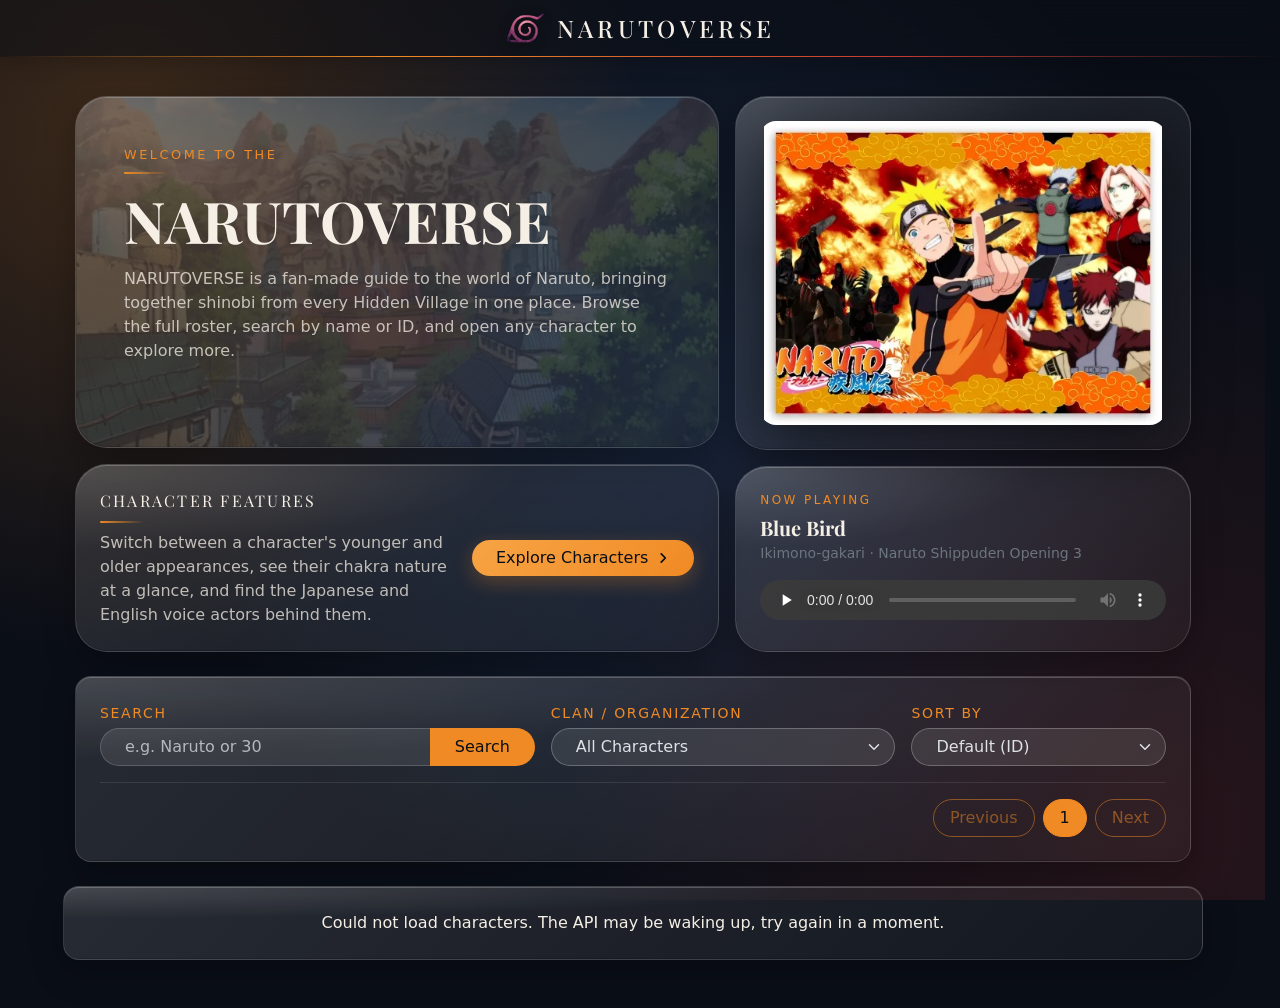
<file: midterm_project/index.html>
<!doctype html>
<html lang="en" data-bs-theme="dark">

<head>
    <meta charset="utf-8">
    <meta name="viewport" content="width=device-width, initial-scale=1">
    <link rel="icon" type="image/svg+xml" href="assets/img/Group13.svg">
    <title>NARUTOVERSE</title>
    <link href="https://fonts.googleapis.com/css2?family=Playfair+Display:wght@700&display=swap" rel="stylesheet">
    <link href="https://cdn.jsdelivr.net/npm/bootstrap@5.3.8/dist/css/bootstrap.min.css" rel="stylesheet"
        integrity="sha384-sRIl4kxILFvY47J16cr9ZwB07vP4J8+LH7qKQnuqkuIAvNWLzeN8tE5YBujZqJLB" crossorigin="anonymous">
    <link href="assets/css/style.css" rel="stylesheet">
</head>

<body class="min-vh-100 text-white overflow-hidden">
    <div id="loadingScreen"
        class="fade show position-fixed top-0 bottom-0 start-0 end-0 z-3 d-flex align-items-center justify-content-center"
        style="background:inherit;transition:opacity .9s ease, visibility .9s ease" role="status"
        aria-label="Loading NARUTOVERSE">
        <img src="assets/img/narutologo.jpeg" class="img-fluid" width="600" height="351" alt="Naruto"
            onerror="this.hidden=true;this.nextElementSibling.hidden=false">
        <h2 class="display-1 text-warning text-center" style="font-family:'Playfair Display',serif" hidden>NARUTOVERSE
        </h2>
    </div>

    <header id="siteHeader"
        class="invisible position-fixed top-0 start-0 w-100 bg-dark bg-opacity-50 border-bottom shadow"
        style="z-index:1030;border-image:linear-gradient(90deg, transparent, var(--color-orange) 30%, var(--color-red) 70%, transparent) 1;-webkit-backdrop-filter:blur(16px);backdrop-filter:blur(16px)">
        <h1 class="d-flex align-items-center justify-content-center text-center fs-4 m-0 py-2"
            style="letter-spacing:.18em;gap:.75rem;font-family:'Playfair Display',serif"><img src="assets/img/logo.png"
                class="position-relative z-1 object-fit-contain"
                style="filter:drop-shadow(0 2px 6px rgba(0, 0, 0, .45))" width="40" height="40" alt="">NARUTOVERSE</h1>
    </header>

    <main id="siteMain" class="invisible container mt-5 py-5">
        <section class="row g-3 mb-4" aria-label="Featured">
            <div class="col-12 col-lg-7 d-flex flex-column gap-3">
                <div class="glass hero-welcome overflow-hidden rounded-5 p-4 p-md-5 flex-grow-1 text-center text-md-start"
                    style="isolation:isolate">
                    <div class="text-warning text-uppercase mb-3" style="letter-spacing:.2em;font-size:.8rem">Welcome to
                        the<span class="d-block mt-2 rounded-pill"
                            style="width:2.75rem;height:2px;background:linear-gradient(90deg, var(--color-orange), transparent)"></span>
                    </div>
                    <div class="fw-bold mb-3"
                        style="font-family:'Playfair Display',serif;font-size:clamp(2rem,6vw,3.6rem);line-height:1.05">
                        NARUTOVERSE</div>
                    <p class="m-0 text-white text-opacity-75">NARUTOVERSE is a fan-made guide to the world of Naruto,
                        bringing together shinobi from every Hidden Village in one place. Browse the full roster,
                        search by name or ID, and open any character to explore more.</p>
                </div>
                <div
                    class="glass rounded-5 p-4 d-flex flex-column flex-md-row align-items-center gap-3 text-center text-md-start">
                    <div>
                        <div class="text-uppercase fs-6 mb-1"
                            style="font-family:'Playfair Display',serif;letter-spacing:.14em">Character Features
                        </div>
                        <span class="d-block my-2 rounded-pill"
                            style="width:2.75rem;height:2px;background:linear-gradient(90deg, var(--color-orange), transparent)"></span>
                        <p class="m-0 text-white text-opacity-75">Switch between a character's younger and older
                            appearances, see their chakra nature at a glance, and find the Japanese and English voice
                            actors behind them.</p>
                    </div>
                    <a href="#characters"
                        class="btn explore-btn fw-medium border-0 text-dark rounded-pill px-4 flex-shrink-0 d-inline-flex align-items-center gap-2"
                        style="background:linear-gradient(135deg, var(--color-orange-light), var(--color-orange));box-shadow:0 .4rem 1.2rem rgba(var(--bs-warning-rgb), .28);transition:transform .2s ease, box-shadow .2s ease, filter .2s ease">Explore
                        Characters<svg style="transition:transform .2s ease" width="14" height="14" viewBox="0 0 24 24"
                            fill="none" stroke="currentColor" stroke-width="3" stroke-linecap="round"
                            stroke-linejoin="round" aria-hidden="true">
                            <path d="M9 5l7 7-7 7" />
                        </svg></a>
                </div>
            </div>
            <div class="col-12 col-lg-5 d-flex flex-column gap-3">
                <div class="glass rounded-5 p-3 p-md-4 flex-grow-1 d-flex align-items-center justify-content-center">
                    <div id="heroSlideshow" class="d-grid w-100"
                        style="max-width:420px;aspect-ratio:4 / 3;grid-template:minmax(0, 1fr) / minmax(0, 1fr)"
                        aria-label="Featured pictures">
                        <img id="slide1" class="w-100 h-100 object-fit-contain rounded-4" style="grid-area:1 / 1"
                            src="assets/img/narutoo.webp" width="510" height="390" alt="Naruto Shippuden wallpaper">
                        <img id="slide2" class="w-100 h-100 object-fit-contain rounded-4" style="grid-area:1 / 1"
                            src="assets/img/na.jpg" width="510" height="390" alt="Naruto artwork 1">
                        <img id="slide3" class="w-100 h-100 object-fit-contain rounded-4" style="grid-area:1 / 1"
                            src="assets/img/nar.jpg" width="510" height="390" alt="Naruto artwork 2">
                        <img id="slide4" class="w-100 h-100 object-fit-contain rounded-4" style="grid-area:1 / 1"
                            src="assets/img/naru.jpg" width="510" height="390" alt="Naruto artwork 3">
                        <img id="slide5" class="w-100 h-100 object-fit-contain rounded-4" style="grid-area:1 / 1"
                            src="assets/img/narut.jpg" width="510" height="390" alt="Naruto artwork 4">
                        <img id="slide6" class="w-100 h-100 object-fit-contain rounded-4" style="grid-area:1 / 1"
                            src="assets/img/naruto.jpg" width="510" height="390" alt="Naruto artwork 5">
                        <img id="slide7" class="w-100 h-100 object-fit-contain rounded-4" style="grid-area:1 / 1"
                            src="assets/img/sasuke,naruto.jpg" width="510" height="390" alt="Naruto artwork 6">
                    </div>
                </div>
                <div class="glass rounded-5 p-3 p-md-4">
                    <div class="text-warning text-uppercase mb-1" style="letter-spacing:.2em;font-size:.75rem">Now
                        Playing</div>
                    <div class="fw-bold fs-5" style="font-family:'Playfair Display',serif">Blue Bird</div>
                    <div class="small text-secondary mb-3">Ikimono-gakari &middot; Naruto Shippuden Opening 3</div>
                    <audio id="bluebirdAudio" class="w-100"
                        style="color-scheme:dark;height:40px;accent-color:var(--color-orange)" controls preload="none"
                        aria-label="Blue Bird, Naruto Shippuden opening">
                        <source src="assets/audio/blue-bird.mp3" type="audio/mpeg"
                            onerror="document.getElementById('audioMissing').hidden=false">
                        Your browser does not support the audio element.
                    </audio>
                    <p id="audioMissing" class="small text-danger mt-2 mb-0" hidden>Audio file not found. Add it as
                        assets/audio/blue-bird.mp3</p>
                </div>
            </div>
        </section>

        <div id="characters" class="glass rounded-4 p-3 p-md-4 mb-4 d-grid gap-3" style="scroll-margin-top:5.5rem">
            <div class="row g-3 align-items-end">
                <div class="col-12 col-lg-5">
                    <label for="searchInput" class="form-label small text-warning text-uppercase mb-1"
                        style="letter-spacing:.12em">Search</label>
                    <form class="input-group" role="search" onsubmit="event.preventDefault(); searchCharacters()">
                        <input type="search" id="searchInput" class="form-control rounded-start-pill ps-4"
                            style="--bs-body-bg:rgba(var(--bs-white-rgb), .1);--bs-border-color:rgba(255, 255, 255, .25)"
                            placeholder="e.g. Naruto or 30" autocomplete="off" oninput="onSearchInput()">
                        <button type="submit" class="btn bg-warning text-dark rounded-end-pill px-4">Search</button>
                    </form>
                </div>
                <div class="col-12 col-sm-6 col-lg-4">
                    <label for="groupFilter" class="form-label small text-warning text-uppercase mb-1"
                        style="letter-spacing:.12em">Clan /
                        Organization</label>
                    <select id="groupFilter" class="form-select rounded-pill ps-4"
                        style="--bs-body-bg:rgba(var(--bs-white-rgb), .1);--bs-border-color:rgba(255, 255, 255, .25)"
                        onchange="changeFilter()">
                        <option value="">All Characters</option>
                    </select>
                </div>
                <div class="col-12 col-sm-6 col-lg-3">
                    <label for="sortOrder" class="form-label small text-warning text-uppercase mb-1"
                        style="letter-spacing:.12em">Sort by</label>
                    <select id="sortOrder" class="form-select rounded-pill ps-4"
                        style="--bs-body-bg:rgba(var(--bs-white-rgb), .1);--bs-border-color:rgba(255, 255, 255, .25)"
                        onchange="changeFilter()">
                        <option value="id">Default (ID)</option>
                        <option value="asc">Name: A–Z</option>
                        <option value="desc">Name: Z–A</option>
                    </select>
                </div>
            </div>

            <div
                class="d-flex flex-column flex-sm-row justify-content-between align-items-center gap-3 pt-3 border-top border-white border-opacity-10">
                <span id="resultCount" class="small text-white text-opacity-75" aria-live="polite"></span>
                <nav aria-label="Page navigation">
                    <ul class="pagination gap-2 m-0">
                        <li class="page-item">
                            <button type="button" id="previousButton"
                                class="page-link link-warning bg-transparent border-warning ms-0 px-3 rounded-pill"
                                onclick="prev()" disabled>Previous</button>
                        </li>
                        <li class="page-item" aria-current="page">
                            <span id="pageNumber"
                                class="page-link bg-warning border-warning text-dark ms-0 px-3 rounded-pill">1</span>
                        </li>
                        <li class="page-item">
                            <button type="button" id="nextButton"
                                class="page-link link-warning bg-transparent border-warning ms-0 px-3 rounded-pill"
                                onclick="next()" disabled>Next</button>
                        </li>
                    </ul>
                </nav>
            </div>
        </div>

        <section id="characterGrid" class="row row-cols-2 row-cols-md-3 row-cols-xl-4 g-3 g-md-4" aria-live="polite">
        </section>
    </main>

    <script src="https://cdn.jsdelivr.net/npm/bootstrap@5.3.8/dist/js/bootstrap.bundle.min.js"
        integrity="sha384-FKyoEForCGlyvwx9Hj09JcYn3nv7wiPVlz7YYwJrWVcXK/BmnVDxM+D2scQbITxI"
        crossorigin="anonymous"></script>
    <script src="assets/js/common.js"></script>
    <script>
        const API_URL = 'https://dattebayo-api.onrender.com/characters';
        const ALL_KEY = 'nv_all_v2';
        const LIST_KEY = 'nv_list';

        var apiPageSize = 100;
        var perPage = 12;
        var hasNextPage = false;
        var pinnedGroups = ['clan|uchiha', 'org|akatsuki'];

        var allCharacters = null;
        var groupFilterReady = false;
        var latestRequest = 0;
        var liveMode = false;
        var scrollReady = false;
        var scrollTimer = null;

        var elPageNumber = document.getElementById("pageNumber");
        var elParent = document.getElementById("characterGrid");
        var elPrevious = document.getElementById("previousButton");
        var elNext = document.getElementById("nextButton");
        var inSearchInput = document.getElementById("searchInput");
        var elGroupFilter = document.getElementById("groupFilter");
        var elSortOrder = document.getElementById("sortOrder");
        var elResultCount = document.getElementById("resultCount");

        var totalSlides = 7;
        var elSlides = [];
        var slideUrls = [];
        for (var s = 1; s <= totalSlides; s++) {
            elSlides.push(document.getElementById("slide" + s));
            slideUrls.push(elSlides[s - 1].src);
        }
        const heroImagesReady = preloadImages(slideUrls);

        var list = load(sessionStorage, LIST_KEY) || {};
        var returningFromView = list.fromView == true;
        list.fromView = false;
        save(sessionStorage, LIST_KEY, list);

        var urlParams = new URLSearchParams(window.location.search);
        if (window.location.search == '' && returningFromView && list.query) {
            urlParams = new URLSearchParams(list.query);
        }

        var page = parseInt(urlParams.get('page'));
        if (isNaN(page) || page < 1) {
            page = 1;
        }
        var searchQuery = urlParams.get('name') || '';
        var selectedGroup = urlParams.get('group') || '';
        var sortOrder = urlParams.get('sort');
        if (sortOrder != 'asc' && sortOrder != 'desc') {
            sortOrder = 'id';
        }

        inSearchInput.value = searchQuery;
        elSortOrder.value = sortOrder;

        function sortById(characterA, characterB) {
            return Number(characterA.id) - Number(characterB.id);
        }

        function compareNames(characterA, characterB) {
            var result = String(characterA.name).localeCompare(String(characterB.name), undefined, { sensitivity: 'base' });
            return result || sortById(characterA, characterB);
        }

        function splitValues(value) {
            var items = toList(value);
            var names = [];
            for (var i = 0; i < items.length; i++) {
                var parts = String(items[i]).replace(/\(.*?\)/g, '').split(/[,;]/);
                for (var j = 0; j < parts.length; j++) {
                    var name = parts[j].replace(/\s+/g, ' ').trim();
                    if (name != '' && !/^(unknown|none|n\/a|-)$/i.test(name)) {
                        names.push(name);
                    }
                }
            }
            return names;
        }

        function getGroups(character) {
            var personal = character.personal || {};
            var groups = [];
            var seen = {};

            function addGroup(type, label) {
                var key = type + '|' + label.toLowerCase();
                if (label != '' && !seen[key]) {
                    seen[key] = true;
                    groups.push([key, label]);
                }
            }

            var clans = splitValues(personal.clan);
            for (var i = 0; i < clans.length; i++) {
                addGroup('clan', clans[i].replace(/\s+clan$/i, ''));
            }
            var organizations = splitValues(personal.affiliation);
            for (var j = 0; j < organizations.length; j++) {
                addGroup('org', organizations[j]);
            }
            return groups;
        }

        function toCharacterSummary(character) {
            return {
                id: character.id,
                name: character.name,
                images: toList(character.images).slice(0, 1),
                natureType: toList(character.natureType).slice(0, 1),
                groups: getGroups(character)
            };
        }

        function pinRank(key) {
            var rank = pinnedGroups.indexOf(key);
            if (rank == -1) return pinnedGroups.length;
            return rank;
        }

        function populateGroupFilter() {
            groupFilterReady = true;

            var labels = {};
            var counts = {};
            for (var i = 0; i < allCharacters.length; i++) {
                for (var j = 0; j < allCharacters[i].groups.length; j++) {
                    var key = allCharacters[i].groups[j][0];
                    labels[key] = allCharacters[i].groups[j][1];
                    counts[key] = (counts[key] || 0) + 1;
                }
            }

            function buildOptions(prefix) {
                var shown = [];
                for (var key in counts) {
                    if (key.indexOf(prefix) == 0 && (counts[key] > 1 || key == selectedGroup)) {
                        shown.push(key);
                    }
                }
                shown.sort((keyA, keyB) => pinRank(keyA) - pinRank(keyB) || labels[keyA].localeCompare(labels[keyB]));

                var options = '';
                for (var k = 0; k < shown.length; k++) {
                    var label = labels[shown[k]];
                    if (shown[k] == 'org|akatsuki') {
                        label = 'Akatsuki Members';
                    } else if (prefix == 'clan|') {
                        label += ' Clan';
                    }
                    options += '<option value="' + escapeHtml(shown[k]) + '">' + escapeHtml(label) + ' (' + counts[shown[k]] + ')</option>';
                }
                return options;
            }

            var clanOptions = buildOptions('clan|');
            var organizationOptions = buildOptions('org|');

            elGroupFilter.innerHTML = '<option value="">All Characters</option>';
            if (clanOptions != '') {
                elGroupFilter.innerHTML += '<optgroup label="Clans">' + clanOptions + '</optgroup>';
            }
            if (organizationOptions != '') {
                elGroupFilter.innerHTML += '<optgroup label="Organizations &amp; Villages">' + organizationOptions + '</optgroup>';
            }
            elGroupFilter.value = selectedGroup;
            selectedGroup = elGroupFilter.value;
        }

        const fetchApiPage = async (apiPage) => {
            const response = await fetch(API_URL + '?page=' + apiPage + '&limit=' + apiPageSize);
            const data = await response.json();
            if (!data.characters) throw new Error('Could not load characters');
            return data;
        };

        const loadAllCharacters = async () => {
            if (allCharacters != null) return;

            var saved = load(sessionStorage, ALL_KEY);
            if (saved && saved.length > 0) {
                allCharacters = saved;
                return;
            }

            var firstPage = await fetchApiPage(1);
            var requests = [];
            for (var p = 2; p <= Math.ceil(firstPage.total / apiPageSize); p++) {
                requests.push(fetchApiPage(p));
            }
            var apiCharacters = firstPage.characters;
            for (var r = 0; r < requests.length; r++) {
                var data = await requests[r];
                apiCharacters = apiCharacters.concat(data.characters);
            }

            var seen = {};
            var summaries = [];
            for (var i = 0; i < apiCharacters.length; i++) {
                if (!seen[apiCharacters[i].id]) {
                    seen[apiCharacters[i].id] = true;
                    summaries.push(toCharacterSummary(apiCharacters[i]));
                }
            }
            summaries.sort(sortById);
            save(sessionStorage, ALL_KEY, summaries);
            allCharacters = summaries;
        };

        // ---- Search helpers ----
        // Lowercase, strip accents, collapse whitespace
        function normalizeText(value) {
            return String(value == null ? '' : value)
                .normalize('NFD').replace(/[\u0300-\u036f]/g, '')
                .toLowerCase().replace(/\s+/g, ' ').trim();
        }

        // Same as above, and ignores a leading "#" so "#30" works like "30"
        function normalizeQuery(value) {
            return normalizeText(value).replace(/^#\s*/, '');
        }

        function inSelectedGroup(character) {
            if (selectedGroup == '') return true;
            for (var i = 0; i < character.groups.length; i++) {
                if (character.groups[i][0] == selectedGroup) return true;
            }
            return false;
        }

        // Search button: name contains the text, or ID equals it exactly
        function matchesSearch(character, query) {
            if (query == '') return true;
            return normalizeText(character.name).indexOf(query) != -1 || String(character.id) == query;
        }

        // While typing: name contains the text, or ID starts with it
        function matchesLive(character, query) {
            if (query == '') return true;
            if (normalizeText(character.name).indexOf(query) != -1) return true;
            return /^\d+$/.test(query) && String(character.id).indexOf(query) == 0;
        }

        const getCharactersForPage = async () => {
            await loadAllCharacters();
            if (!groupFilterReady) {
                populateGroupFilter();
            }

            var query = normalizeQuery(searchQuery);
            var matches = [];
            for (var i = 0; i < allCharacters.length; i++) {
                var character = allCharacters[i];
                var found = liveMode ? matchesLive(character, query) : matchesSearch(character, query);
                if (inSelectedGroup(character) && found) matches.push(character);
            }

            if (sortOrder == 'asc') {
                matches.sort(compareNames);
            } else if (sortOrder == 'desc') {
                matches.sort((characterA, characterB) => compareNames(characterB, characterA));
            }

            page = Math.min(page, Math.max(1, Math.ceil(matches.length / perPage)));
            var startIndex = (page - 1) * perPage;
            return {
                characters: matches.slice(startIndex, startIndex + perPage),
                hasNextPage: startIndex + perPage < matches.length,
                totalMatches: matches.length
            };
        };

        function updatePagination() {
            elPageNumber.innerHTML = page;
            elPrevious.disabled = page <= 1;
            elNext.disabled = !hasNextPage;
            elPrevious.classList.toggle('opacity-50', elPrevious.disabled);
            elNext.classList.toggle('opacity-50', elNext.disabled);
        }

        function prev() {
            if (page > 1) {
                page -= 1;
                getCharacters();
            }
        }

        function next() {
            if (hasNextPage) {
                page += 1;
                getCharacters();
            }
        }

        function syncUrl() {
            var params = new URLSearchParams();
            if (page > 1) params.set('page', page);
            if (searchQuery != '') params.set('name', searchQuery);
            if (selectedGroup != '') params.set('group', selectedGroup);
            if (sortOrder != 'id') params.set('sort', sortOrder);

            list.query = params.toString();
            save(sessionStorage, LIST_KEY, list);
            try {
                history.replaceState(null, '', location.pathname + (list.query ? '?' + list.query : ''));
            } catch (error) { }
        }

        function listKey() {
            return [page, searchQuery, selectedGroup, sortOrder].join('|');
        }

        function saveListScroll() {
            if (!scrollReady) return;
            list.scroll = { key: listKey(), y: Math.round(window.scrollY) };
            save(sessionStorage, LIST_KEY, list);
        }

        function restoreListScroll() {
            if (scrollReady) return;
            scrollReady = true;
            if (returningFromView && list.scroll && list.scroll.key == listKey()) {
                window.scrollTo({ top: list.scroll.y, behavior: 'instant' });
            }
        }

        window.onscroll = () => {
            if (scrollTimer == null) {
                scrollTimer = setTimeout(() => { scrollTimer = null; saveListScroll(); }, 150);
            }
        };
        window.onpagehide = saveListScroll;

        function rememberList() {
            saveListScroll();
            list.fromView = true;
            save(sessionStorage, LIST_KEY, list);
        }

        const getCharacters = async (live) => {
            latestRequest++;
            var thisRequest = latestRequest;

            if (document.getElementById("loadingScreen")) {
                elPageNumber.innerHTML = page;
            } else if (!live) {
                elParent.style.minHeight = elParent.offsetHeight + 'px';
                elParent.innerHTML = '<div class="w-100 text-center my-5"><div class="spinner-border text-warning" role="status"><span class="visually-hidden">Loading...</span></div></div>';
                document.getElementById("characters").scrollIntoView();
            }

            try {
                var pageResult = await getCharactersForPage();
                if (thisRequest != latestRequest) return;

                hasNextPage = pageResult.hasNextPage;
                updatePagination();
                syncUrl();

                var characters = pageResult.characters;
                if (characters.length == 0) {
                    elResultCount.innerHTML = '0 characters';
                    var emptyDetail = 'Try another name, ID or filter.';
                    if (searchQuery != '') {
                        emptyDetail = 'Nothing matches &ldquo;' + escapeHtml(searchQuery) + '&rdquo;. Try another name, ID or filter.';
                    }
                    elParent.innerHTML = '<div class="glass w-100 rounded-4 p-4 text-center" role="status"><div class="fw-bold mb-1">No characters found</div><div class="small text-white text-opacity-75">' + emptyDetail + '</div></div>';
                    return;
                }
                var firstShown = (page - 1) * perPage + 1;
                elResultCount.innerHTML = 'Showing ' + firstShown + '–' + (firstShown + characters.length - 1) + ' of ' + pageResult.totalMatches + ' characters';

                var cardImages = [];
                for (var i = 0; i < characters.length; i++) {
                    cardImages.push(characters[i].images[0]);
                }
                if (!live) await preloadImages(cardImages);
                if (thisRequest != latestRequest) return;

                elParent.classList.toggle('live-fade', !!live);
                elParent.innerHTML = '';
                for (var j = 0; j < characters.length; j++) {
                    var id = characters[j].id;
                    var name = escapeHtml(characters[j].name);
                    var image = characters[j].images[0] || PLACEHOLDER_IMAGE;
                    var type = getNatureType(characters[j]);
                    var color = getTypeColor(type);

                    elParent.innerHTML += `
            <div class="col">
              <article class="glass character-card h-100 rounded-4 p-3 d-flex flex-column align-items-center text-center gap-2">
                <div class="ratio ratio-1x1 rounded-circle overflow-hidden border border-2 border-warning flex-shrink-0" style="width:min(100%,112px);background:` + color + `">
                  <img class="object-fit-cover" style="object-position:top" src="` + image + `" alt="` + name + `" onerror="this.onerror=null;this.src=PLACEHOLDER_IMAGE">
                </div>
                <div class="small fw-bold text-warning">#` + id + `</div>
                <h2 class="card-name h6 m-0" style="font-family:'Playfair Display',serif">
                  <a class="stretched-link text-reset text-decoration-none" onclick="rememberList()" href="view.html?id=` + id + `&page=` + page + `&name=` + encodeURIComponent(searchQuery) + `&group=` + encodeURIComponent(selectedGroup) + `&sort=` + sortOrder + `">` + name + `</a>
                </h2>
                <span class="rounded-pill px-2 px-md-3 py-1 small fw-medium text-dark text-nowrap mt-auto" style="background:` + color + `;max-width:100%;overflow:hidden;text-overflow:ellipsis">` + escapeHtml(type) + `</span>
              </article>
            </div>`;
                }
            } catch (error) {
                if (thisRequest != latestRequest) return;
                hasNextPage = false;
                updatePagination();
                elResultCount.innerHTML = '';
                elParent.innerHTML = '<div class="glass w-100 rounded-4 p-4 text-center" role="alert">Could not load characters. The API may be waking up, try again in a moment.</div>';
            } finally {
                if (thisRequest == latestRequest) {
                    elParent.style.minHeight = '';
                    restoreListScroll();
                    hideLoadingScreen(heroImagesReady);
                }
            }
        };

        // Applies a search. live = true while typing (loose match), false for the Search button (exact ID).
        function applySearch(newQuery, live) {
            if (newQuery != '' && searchQuery == '') {
                list.beforeSearch = page;
            }
            if (newQuery != '') {
                page = 1;
            } else {
                page = list.beforeSearch || 1;
                list.beforeSearch = 1;
            }
            searchQuery = newQuery;
            liveMode = live;
            getCharacters(live);
        }

        function cleanQuery() {
            return inSearchInput.value.replace(/\s+/g, ' ').trim();
        }

        // Search button / Enter: filter the cards to the entered name or exact ID
        function searchCharacters() {
            var newQuery = cleanQuery();
            inSearchInput.value = newQuery;
            if (newQuery == '' && searchQuery == '') return;
            applySearch(newQuery, false);
        }

        // Every keystroke: cards below filter live. Empty box restores the full list.
        function onSearchInput() {
            var newQuery = cleanQuery();
            if (newQuery == searchQuery) return;
            applySearch(newQuery, true);
        }

        function changeFilter() {
            selectedGroup = elGroupFilter.value;
            sortOrder = elSortOrder.value;
            page = 1;
            list.beforeSearch = 1;
            getCharacters();
        }

        var slideIndex = 0;
        elSlides[0].classList.add('active');

        function nextSlide() {
            var nextIndex = (slideIndex + 1) % totalSlides;
            elSlides[nextIndex].classList.add('active');
            elSlides[slideIndex].classList.remove('active');
            slideIndex = nextIndex;
        }
        setInterval(nextSlide, 5200);

        getCharacters();
    </script>
</body>

</html>
</file>
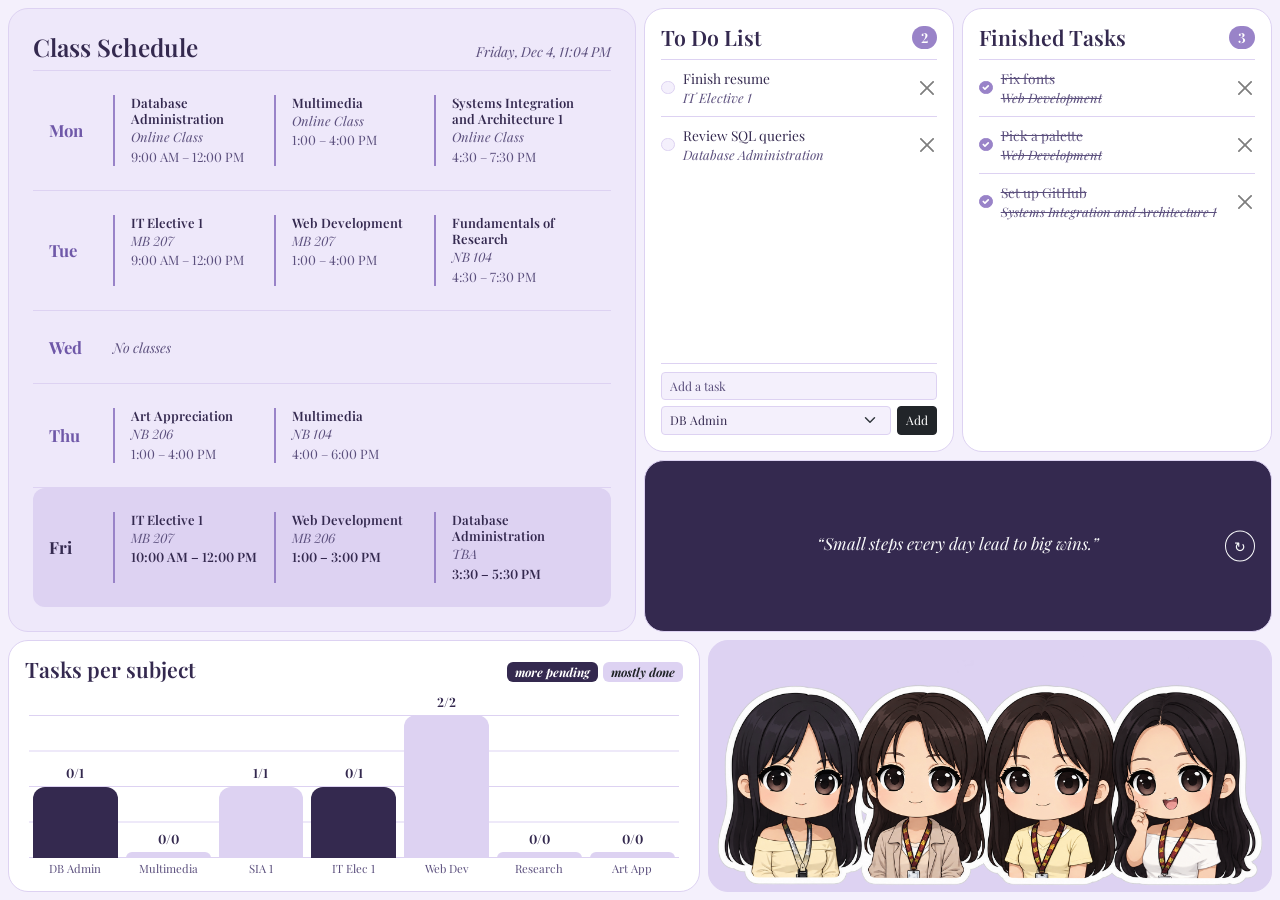
<file: Activity1/bento.html>
<!doctype html>
<html lang="en">

<head>
    <meta charset="utf-8">
    <meta name="viewport" content="width=device-width, initial-scale=1">
    <meta name="theme-color" content="#F4F0FC">
    <title>Study Nook</title>
    <link rel="icon" type="image/svg+xml" href="assets/img/Group13.svg">
    <link href="https://cdn.jsdelivr.net/npm/bootstrap@5.3.8/dist/css/bootstrap.min.css" rel="stylesheet"
        integrity="sha384-sRIl4kxILFvY47J16cr9ZwB07vP4J8+LH7qKQnuqkuIAvNWLzeN8tE5YBujZqJLB" crossorigin="anonymous">
    <link
        href="https://fonts.googleapis.com/css2?family=Playfair+Display:ital,wght@0,400;0,600;0,700;1,400&display=swap"
        rel="stylesheet">

    <style>
        :root {
            --lav-1: #EEE8FA;
            --lav-2: #DDD2F2;
            --lav-5: #9983C8;
            --lav-6: #6F58A8;
            --ink: #34294F;
            --ink-soft: #5B4F7D;
            --bs-body-font-family: 'Playfair Display', serif;
            --bs-body-bg: #F4F0FC;
            --bs-body-color: var(--ink);
            --bs-secondary-color: var(--ink-soft);
            --bs-border-color: var(--lav-2);
            --text-scale: 0.95;
            --rowh: 28vh;
            --peek: 5vh;
        }

        .bg-lav-1 {
            background-color: var(--lav-1);
        }

        .bg-lav-2 {
            background-color: var(--lav-2);
        }

        .bg-lav-5 {
            background-color: var(--lav-5);
        }

        .bg-ink {
            background-color: var(--ink);
        }

        body {
            font-size: calc(.9rem * var(--text-scale));
            font-variant-numeric: lining-nums;
        }

        small {
            font-size: .95em;
        }

        h2 {
            font-size: calc(clamp(1.2rem, 1.2rem + .6vw, 1.6rem) * var(--text-scale));
        }

        .h3,
        .h4 {
            font-size: calc(clamp(1.15rem, 1rem + .6vw, 1.4rem) * var(--text-scale));
        }

        .fs-5 {
            font-size: calc(1.1rem * var(--text-scale)) !important;
        }

        .fs-6 {
            font-size: calc(.9rem * var(--text-scale)) !important;
        }

        h2 small .badge {
            font-size: calc(.8rem * var(--text-scale));
        }

        .card {
            --bs-card-border-color: var(--lav-2);
            --bs-card-border-radius: 1.25rem;
            min-width: 0;
            min-height: 0;
        }

        .list-group {
            --bs-list-group-bg: transparent;
        }

        .app {
            min-height: 100dvh;
        }

        .schedule {
            container: sched / inline-size;
        }

        .day {
            flex: 0 0 3rem;
            align-self: flex-start;
            padding-top: .1rem;
            color: var(--lav-6);
        }

        .day-classes {
            display: grid;
            grid-template-columns: minmax(0, 1fr);
            gap: .6rem;
            flex: 1 1 0;
            min-width: 0;
        }

        .class-item {
            padding: 0 .5rem 0 1rem;
            border-left: 2px solid var(--lav-5);
        }

        .today {
            background: var(--lav-2);
            border-radius: .75rem !important;
        }

        .today :is(.day, .time) {
            color: var(--ink) !important;
        }

        .today .time {
            font-weight: 600;
        }

        @container sched (min-width: 33rem) {
            .day-classes {
                grid-template-columns: repeat(3, minmax(0, 1fr));
                gap: 0;
            }

            .day {
                align-self: center;
                padding-top: 0;
            }
        }

        /* Lists */
        .scroll-list {
            min-height: 3rem;
            max-height: 16rem;
            overflow-y: auto;
        }

        .form-check-input:checked {
            background-color: var(--lav-5);
            border-color: var(--lav-5);
        }

        .form-check-input:checked+span {
            text-decoration: line-through;
            color: var(--ink-soft);
        }

        .add-form {
            display: grid;
            grid-template-columns: minmax(0, 1fr) auto;
            gap: .375rem;
            margin-top: .5rem;
        }

        .add-form .form-control {
            grid-column: 1 / -1;
        }

        .add-form :is(.form-control, .form-select, .btn) {
            font-size: calc(.8rem * var(--text-scale));
        }

        .quote-card {
            padding-block: 1.25rem;
        }

        #quotes .carousel-item {
            min-height: 5.5rem;
            align-content: center;
        }

        @media (prefers-reduced-motion: no-preference) {

            #quotes .active.carousel-item-start,
            #quotes .active.carousel-item-end {
                transition: opacity .3s ease;
            }

            #quotes .carousel-item-next.carousel-item-start,
            #quotes .carousel-item-prev.carousel-item-end {
                transition: opacity .3s ease .3s;
            }
        }

        .chart-wrap {
            container: chart / inline-size;
            display: flex;
            flex-direction: column;
        }

        #chart {
            display: grid;
            grid-template-columns: repeat(7, minmax(0, 1fr));
            gap: .5rem;
            height: 15rem;
            padding: 1.5rem .5rem 0;
        }

        .chart-col {
            display: flex;
            flex-direction: column;
            min-width: 0;
            min-height: 0;
            text-align: center;
        }

        .chart-col small {
            padding-top: .25rem;
            font-size: calc(.75rem * var(--text-scale));
            line-height: 1.15;
            overflow-wrap: anywhere;
        }

        .bar-area {
            position: relative;
            flex: 1 1 auto;
            min-width: 0;
        }

        .bar-area::before {
            content: "";
            position: absolute;
            inset: 0 -.25rem;
            border-bottom: 1px solid var(--lav-2);
            background: linear-gradient(var(--lav-2) 1px, transparent 1px) 0 0 / 100% 25%;
        }

        .bar {
            position: absolute;
            left: 0;
            right: 0;
            bottom: 0;
            height: calc(var(--v, 0) * 100%);
            min-height: 6px;
            border-radius: .75rem .75rem 0 0;
            transition: height .3s;
        }

        .bar b {
            position: absolute;
            left: 0;
            right: 0;
            bottom: 100%;
            padding-bottom: .25rem;
            font-size: calc(.85rem * var(--text-scale));
        }

        @container chart (max-width: 34rem) {
            #chart {
                padding: 1.5rem .25rem 0;
                column-gap: .25rem;
            }

            .chart-col small {
                font-size: calc(.65rem * var(--text-scale));
            }

            .bar-area::before {
                inset: 0 -.1rem;
            }

            .bar {
                border-radius: .5rem .5rem 0 0;
            }

            .bar b {
                padding: 0 0 .2rem;
                font-size: calc(.7rem * var(--text-scale));
                overflow-wrap: anywhere;
            }
        }

        .chibi-wrap {
            position: relative;
            width: 100%;
            max-width: 28rem;
            margin-inline: auto;
            aspect-ratio: 1915 / 821;
        }

        .chibi-wrap .card {
            position: absolute;
            inset: 30% 0 0;
        }

        .chibi-wrap img {
            position: absolute;
            inset: auto 0 0;
            width: 100%;
            height: auto;
            z-index: 2;
        }

        @media (max-width: 767.98px) {
            .chibi-wrap {
                aspect-ratio: 1915 / 780;
                clip-path: inset(-100vh 0 0 0);
            }

            .chibi-wrap img {
                bottom: -5.26%;
            }
        }

        @media (min-width: 576px) {
            .quote-card {
                padding-block: .75rem;
            }

            #quotes .carousel-item {
                min-height: 3.25rem;
            }
        }

        @media (min-width: 768px) {
            .chibi-col {
                flex: 0 0 38%;
                width: 38%;
            }

            .chibi-wrap {
                max-width: none;
                margin: 0;
            }
        }

        @media (min-width: 1200px) and (min-height: 620px) {
            .app {
                height: 100dvh;
                overflow: hidden;
            }

            .top-row {
                flex: 1 1 0;
                min-height: 0;
            }

            .top-row>*,
            .mid-row>* {
                min-height: 0;
            }

            .mid-row {
                flex: 3 1 0;
                min-height: 0;
            }

            .schedule {
                flex: 1 1 0;
                min-height: 0;
                overflow-y: auto;
            }

            .scroll-list {
                flex: 1 1 0;
                min-height: 0;
                max-height: none;
            }

            .quote-card {
                flex: 1 1 0;
                padding-block: .5rem .75rem;
                overflow: hidden;
            }

            #quotes .carousel-item {
                min-height: 0;
            }

            .bottom-row {
                flex: none;
                height: calc(var(--rowh) + .5rem);
                align-items: stretch !important;
            }

            .chibi-col {
                flex: 0 0 auto;
                width: auto;
                max-width: 45%;
            }

            .chart-wrap {
                flex: 1 1 0;
                min-height: 0;
            }

            #chart {
                flex: 1 1 auto;
                height: auto;
                min-height: 0;
            }

            .chibi-wrap {
                width: calc((var(--rowh) + var(--peek)) * 2.718);
                height: 100%;
                max-width: 100%;
                aspect-ratio: auto;
            }

            .chibi-wrap .card {
                inset: 0;
            }
        }

        @media (pointer: coarse) {
            .add-form :is(.form-control, .form-select) {
                font-size: 16px;
            }

            .form-check-input {
                width: 1.4em;
                height: 1.4em;
            }

            .btn-close {
                padding: .65rem;
            }
        }
    </style>
</head>

<body>
    <main class="app container-fluid d-flex flex-column gap-2 p-2">
        <div class="top-row row g-2">

            <!-- SCHEDULE -->
            <div class="col-12 col-xl-6">
                <section class="card h-100 bg-lav-1 p-3 p-md-4">
                    <h2 class="fw-semibold d-flex flex-wrap justify-content-between align-items-baseline column-gap-3">
                        Class Schedule
                        <small id="clock" class="fs-6 fw-normal fst-italic text-body-secondary"></small>
                    </h2>
                    <ul class="schedule list-group list-group-flush">
                        <li class="list-group-item d-flex align-items-center gap-3 py-2 flex-fill" data-day="1">
                            <span class="day fs-5 fw-bold">Mon</span>
                            <div class="day-classes">
                                <div class="class-item">
                                    <small class="d-block fw-semibold lh-sm">Database Administration</small>
                                    <small class="d-block fst-italic text-body-secondary">Online Class</small>
                                    <small class="time d-block text-body-secondary">9:00 AM – 12:00 PM</small>
                                </div>
                                <div class="class-item">
                                    <small class="d-block fw-semibold lh-sm">Multimedia</small>
                                    <small class="d-block fst-italic text-body-secondary">Online Class</small>
                                    <small class="time d-block text-body-secondary">1:00 – 4:00 PM</small>
                                </div>
                                <div class="class-item">
                                    <small class="d-block fw-semibold lh-sm">Systems Integration and Architecture
                                        1</small>
                                    <small class="d-block fst-italic text-body-secondary">Online Class</small>
                                    <small class="time d-block text-body-secondary">4:30 – 7:30 PM</small>
                                </div>
                            </div>
                        </li>
                        <li class="list-group-item d-flex align-items-center gap-3 py-2 flex-fill" data-day="2">
                            <span class="day fs-5 fw-bold">Tue</span>
                            <div class="day-classes">
                                <div class="class-item">
                                    <small class="d-block fw-semibold lh-sm">IT Elective 1</small>
                                    <small class="d-block fst-italic text-body-secondary">MB 207</small>
                                    <small class="time d-block text-body-secondary">9:00 AM – 12:00 PM</small>
                                </div>
                                <div class="class-item">
                                    <small class="d-block fw-semibold lh-sm">Web Development</small>
                                    <small class="d-block fst-italic text-body-secondary">MB 207</small>
                                    <small class="time d-block text-body-secondary">1:00 – 4:00 PM</small>
                                </div>
                                <div class="class-item">
                                    <small class="d-block fw-semibold lh-sm">Fundamentals of Research</small>
                                    <small class="d-block fst-italic text-body-secondary">NB 104</small>
                                    <small class="time d-block text-body-secondary">4:30 – 7:30 PM</small>
                                </div>
                            </div>
                        </li>
                        <li class="list-group-item d-flex align-items-center gap-3 py-2 flex-fill" data-day="3">
                            <span class="day fs-5 fw-bold">Wed</span>
                            <span class="fst-italic text-body-secondary">No classes</span>
                        </li>
                        <li class="list-group-item d-flex align-items-center gap-3 py-2 flex-fill" data-day="4">
                            <span class="day fs-5 fw-bold">Thu</span>
                            <div class="day-classes">
                                <div class="class-item">
                                    <small class="d-block fw-semibold lh-sm">Art Appreciation</small>
                                    <small class="d-block fst-italic text-body-secondary">NB 206</small>
                                    <small class="time d-block text-body-secondary">1:00 – 4:00 PM</small>
                                </div>
                                <div class="class-item">
                                    <small class="d-block fw-semibold lh-sm">Multimedia</small>
                                    <small class="d-block fst-italic text-body-secondary">NB 104</small>
                                    <small class="time d-block text-body-secondary">4:00 – 6:00 PM</small>
                                </div>
                            </div>
                        </li>
                        <li class="list-group-item d-flex align-items-center gap-3 py-2 flex-fill" data-day="5">
                            <span class="day fs-5 fw-bold">Fri</span>
                            <div class="day-classes">
                                <div class="class-item">
                                    <small class="d-block fw-semibold lh-sm">IT Elective 1</small>
                                    <small class="d-block fst-italic text-body-secondary">MB 207</small>
                                    <small class="time d-block text-body-secondary">10:00 AM – 12:00 PM</small>
                                </div>
                                <div class="class-item">
                                    <small class="d-block fw-semibold lh-sm">Web Development</small>
                                    <small class="d-block fst-italic text-body-secondary">MB 206</small>
                                    <small class="time d-block text-body-secondary">1:00 – 3:00 PM</small>
                                </div>
                                <div class="class-item">
                                    <small class="d-block fw-semibold lh-sm">Database Administration</small>
                                    <small class="d-block fst-italic text-body-secondary">TBA</small>
                                    <small class="time d-block text-body-secondary">3:30 – 5:30 PM</small>
                                </div>
                            </div>
                        </li>
                    </ul>
                </section>
            </div>

            <div class="right-col col-12 col-xl-6 d-flex flex-column gap-2">
                <div class="mid-row row g-2">

                    <div class="col-12 col-sm-6">
                        <section class="card h-100 bg-white p-3">
                            <h2 class="h3 fw-semibold d-flex justify-content-between align-items-center">
                                To Do List
                                <span id="todoCount" class="badge rounded-pill bg-lav-5 fs-6">0</span>
                            </h2>
                            <ul id="todo" class="scroll-list list-group list-group-flush">
                                <li class="list-group-item d-flex align-items-center gap-2 px-0" data-s="IT Elective 1">
                                    <input class="form-check-input rounded-circle mt-0" type="checkbox"
                                        aria-label="Mark as done">
                                    <span class="flex-grow-1">Finish resume<small
                                            class="d-block fst-italic text-body-secondary">IT Elective 1</small></span>
                                    <button type="button" class="btn-close btn-sm" aria-label="Delete"></button>
                                </li>
                                <li class="list-group-item d-flex align-items-center gap-2 px-0"
                                    data-s="Database Administration">
                                    <input class="form-check-input rounded-circle mt-0" type="checkbox"
                                        aria-label="Mark as done">
                                    <span class="flex-grow-1">Review SQL queries<small
                                            class="d-block fst-italic text-body-secondary">Database
                                            Administration</small></span>
                                    <button type="button" class="btn-close btn-sm" aria-label="Delete"></button>
                                </li>
                            </ul>
                            <form class="add-form">
                                <input type="text" id="text" class="form-control form-control-sm"
                                    placeholder="Add a task" aria-label="Task name" maxlength="60" required>
                                <select id="subject" class="form-select form-select-sm" aria-label="Subject">
                                    <option value="Database Administration">DB Admin</option>
                                    <option value="Multimedia">Multimedia</option>
                                    <option value="Systems Integration and Architecture 1">SIA 1</option>
                                    <option value="IT Elective 1">IT Elec 1</option>
                                    <option value="Web Development">Web Dev</option>
                                    <option value="Fundamentals of Research">Research</option>
                                    <option value="Art Appreciation">Art App</option>
                                </select>
                                <button class="btn btn-dark btn-sm" type="submit">Add</button>
                            </form>
                        </section>
                    </div>

                    <!-- FINISHED TASKS -->
                    <div class="col-12 col-sm-6">
                        <section class="card h-100 bg-white p-3">
                            <h2 class="h3 fw-semibold d-flex justify-content-between align-items-center">
                                Finished Tasks
                                <span id="doneCount" class="badge rounded-pill bg-lav-5 fs-6">0</span>
                            </h2>
                            <ul id="done" class="scroll-list list-group list-group-flush">
                                <li class="list-group-item d-flex align-items-center gap-2 px-0"
                                    data-s="Web Development">
                                    <input class="form-check-input rounded-circle mt-0" type="checkbox"
                                        aria-label="Mark as done" checked>
                                    <span class="flex-grow-1">Fix fonts<small
                                            class="d-block fst-italic text-body-secondary">Web
                                            Development</small></span>
                                    <button type="button" class="btn-close btn-sm" aria-label="Delete"></button>
                                </li>
                                <li class="list-group-item d-flex align-items-center gap-2 px-0"
                                    data-s="Web Development">
                                    <input class="form-check-input rounded-circle mt-0" type="checkbox"
                                        aria-label="Mark as done" checked>
                                    <span class="flex-grow-1">Pick a palette<small
                                            class="d-block fst-italic text-body-secondary">Web
                                            Development</small></span>
                                    <button type="button" class="btn-close btn-sm" aria-label="Delete"></button>
                                </li>
                                <li class="list-group-item d-flex align-items-center gap-2 px-0"
                                    data-s="Systems Integration and Architecture 1">
                                    <input class="form-check-input rounded-circle mt-0" type="checkbox"
                                        aria-label="Mark as done" checked>
                                    <span class="flex-grow-1">Set up GitHub<small
                                            class="d-block fst-italic text-body-secondary">Systems Integration and
                                            Architecture 1</small></span>
                                    <button type="button" class="btn-close btn-sm" aria-label="Delete"></button>
                                </li>
                            </ul>
                        </section>
                    </div>
                </div>

                <!-- MOTIVATIONAL QUOTES -->
                <section class="card quote-card bg-ink justify-content-center position-relative px-5">
                    <div id="quotes" class="carousel slide carousel-fade text-center fst-italic text-light fs-5">
                        <div class="carousel-inner">
                            <div class="carousel-item active">&ldquo;Small steps every day lead to big wins.&rdquo;
                            </div>
                            <div class="carousel-item">&ldquo;Done is better than perfect.&rdquo;</div>
                            <div class="carousel-item">&ldquo;One task at a time. You have got this.&rdquo;</div>
                            <div class="carousel-item">&ldquo;Progress, not perfection.&rdquo;</div>
                            <div class="carousel-item">&ldquo;Focus on the next step, not the whole staircase.&rdquo;
                            </div>
                            <div class="carousel-item">&ldquo;Every expert was once a beginner.&rdquo;</div>
                        </div>
                    </div>
                    <button type="button" data-bs-target="#quotes" data-bs-slide="next"
                        class="btn btn-outline-light btn-sm rounded-circle position-absolute top-50 end-0 translate-middle-y me-3"
                        aria-label="Show next quote">&#8635;</button>
                </section>
            </div>
        </div>

        <div class="bottom-row row g-2 align-items-md-end">

            <!-- BAR GRAPH -->
            <div class="col-12 col-md">
                <section class="card chart-card h-100 bg-white p-3">
                    <h2 class="h4 fw-semibold d-flex flex-wrap justify-content-between align-items-center gap-2">
                        Tasks per subject
                        <small class="fw-normal fst-italic text-body-secondary">
                            <span class="badge bg-ink">more pending</span>
                            <span class="badge bg-lav-2 text-body">mostly done</span>
                        </small>
                    </h2>
                    <div class="chart-wrap">
                        <div id="chart">
                            <div class="chart-col" data-s="Database Administration">
                                <div class="bar-area">
                                    <div class="bar"><b></b></div>
                                </div>
                                <small class="text-body-secondary">DB Admin</small>
                            </div>
                            <div class="chart-col" data-s="Multimedia">
                                <div class="bar-area">
                                    <div class="bar"><b></b></div>
                                </div>
                                <small class="text-body-secondary">Multimedia</small>
                            </div>
                            <div class="chart-col" data-s="Systems Integration and Architecture 1">
                                <div class="bar-area">
                                    <div class="bar"><b></b></div>
                                </div>
                                <small class="text-body-secondary">SIA 1</small>
                            </div>
                            <div class="chart-col" data-s="IT Elective 1">
                                <div class="bar-area">
                                    <div class="bar"><b></b></div>
                                </div>
                                <small class="text-body-secondary">IT Elec 1</small>
                            </div>
                            <div class="chart-col" data-s="Web Development">
                                <div class="bar-area">
                                    <div class="bar"><b></b></div>
                                </div>
                                <small class="text-body-secondary">Web Dev</small>
                            </div>
                            <div class="chart-col" data-s="Fundamentals of Research">
                                <div class="bar-area">
                                    <div class="bar"><b></b></div>
                                </div>
                                <small class="text-body-secondary">Research</small>
                            </div>
                            <div class="chart-col" data-s="Art Appreciation">
                                <div class="bar-area">
                                    <div class="bar"><b></b></div>
                                </div>
                                <small class="text-body-secondary">Art App</small>
                            </div>
                        </div>
                    </div>
                </section>
            </div>

            <div class="chibi-col col-12 col-md-4">
                <div class="chibi-wrap">
                    <div class="card bg-lav-2" aria-hidden="true"></div>
                    <img src="assets/img/chibi.jpeg" width="1915" height="821" alt="Chibi illustration">
                </div>
            </div>
        </div>
    </main>

    <script src="https://cdn.jsdelivr.net/npm/bootstrap@5.3.8/dist/js/bootstrap.bundle.min.js"
        integrity="sha384-FKyoEForCGlyvwx9Hj09JcYn3nv7wiPVlz7YYwJrWVcXK/BmnVDxM+D2scQbITxI"
        crossorigin="anonymous"></script>

    <script>
        const $ = s => document.querySelector(s);
        const KEY = 'studyNook.tasks';

        const save = () => {
            const read = (id, done) => [...$(id).children].map(li => ({
                text: li.querySelector('span').firstChild.textContent, subject: li.dataset.s, done
            }));
            try { localStorage.setItem(KEY, JSON.stringify([...read('#todo', false), ...read('#done', true)])); } catch { }
        };

        const add = ({ text, subject, done }) => {
            const li = document.createElement('li');
            li.className = 'list-group-item d-flex align-items-center gap-2 px-0';
            li.dataset.s = subject;
            li.innerHTML = `<input class="form-check-input rounded-circle mt-0" type="checkbox" aria-label="Mark as done"${done ? ' checked' : ''}>
                <span class="flex-grow-1"><small class="d-block fst-italic text-body-secondary"></small></span>
                <button type="button" class="btn-close btn-sm" aria-label="Delete"></button>`;
            li.querySelector('small').textContent = subject;
            li.querySelector('span').prepend(text);
            $(done ? '#done' : '#todo').append(li);
        };

        const refresh = () => {
            const cols = [...document.querySelectorAll('.chart-col')];
            const n = cols.map(c => ['#done', '#todo'].map(l => $(l).querySelectorAll(`[data-s="${c.dataset.s}"]`).length));
            const max = Math.max(1, ...n.map(([d, t]) => d + t));
            cols.forEach((c, i) => {
                const [d, t] = n[i], bar = c.querySelector('.bar');
                bar.style.setProperty('--v', (d + t) / max);
                bar.firstElementChild.textContent = `${d}/${d + t}`;
                bar.className = 'bar ' + (t > d ? 'bg-ink' : 'bg-lav-2');
            });
            $('#todoCount').textContent = $('#todo').children.length;
            $('#doneCount').textContent = $('#done').children.length;
        };

        const update = () => { refresh(); save(); };

        document.addEventListener('change', e => {
            if (!e.target.matches('.form-check-input')) return;
            $(e.target.checked ? '#done' : '#todo').append(e.target.closest('li'));
            update();
        });

        document.addEventListener('click', e => {
            const x = e.target.closest('.btn-close');
            if (x) { x.closest('li').remove(); update(); }
        });

        $('.add-form').addEventListener('submit', e => {
            e.preventDefault();
            add({ text: $('#text').value, subject: $('#subject').value, done: false });
            e.target.reset();
            update();
        });

        try {
            const saved = JSON.parse(localStorage.getItem(KEY));
            if (saved) { $('#todo').replaceChildren(); $('#done').replaceChildren(); saved.forEach(add); }
        } catch { }

        $(`[data-day="${new Date().getDay()}"]`)?.classList.add('today');

        const tick = () => $('#clock').textContent = new Date().toLocaleString('en-PH',
            { weekday: 'long', month: 'short', day: 'numeric', hour: 'numeric', minute: '2-digit' });
        tick();
        setInterval(tick, 30000);
        setTimeout(refresh, 150);
    </script>
</body>

</html>
</file>
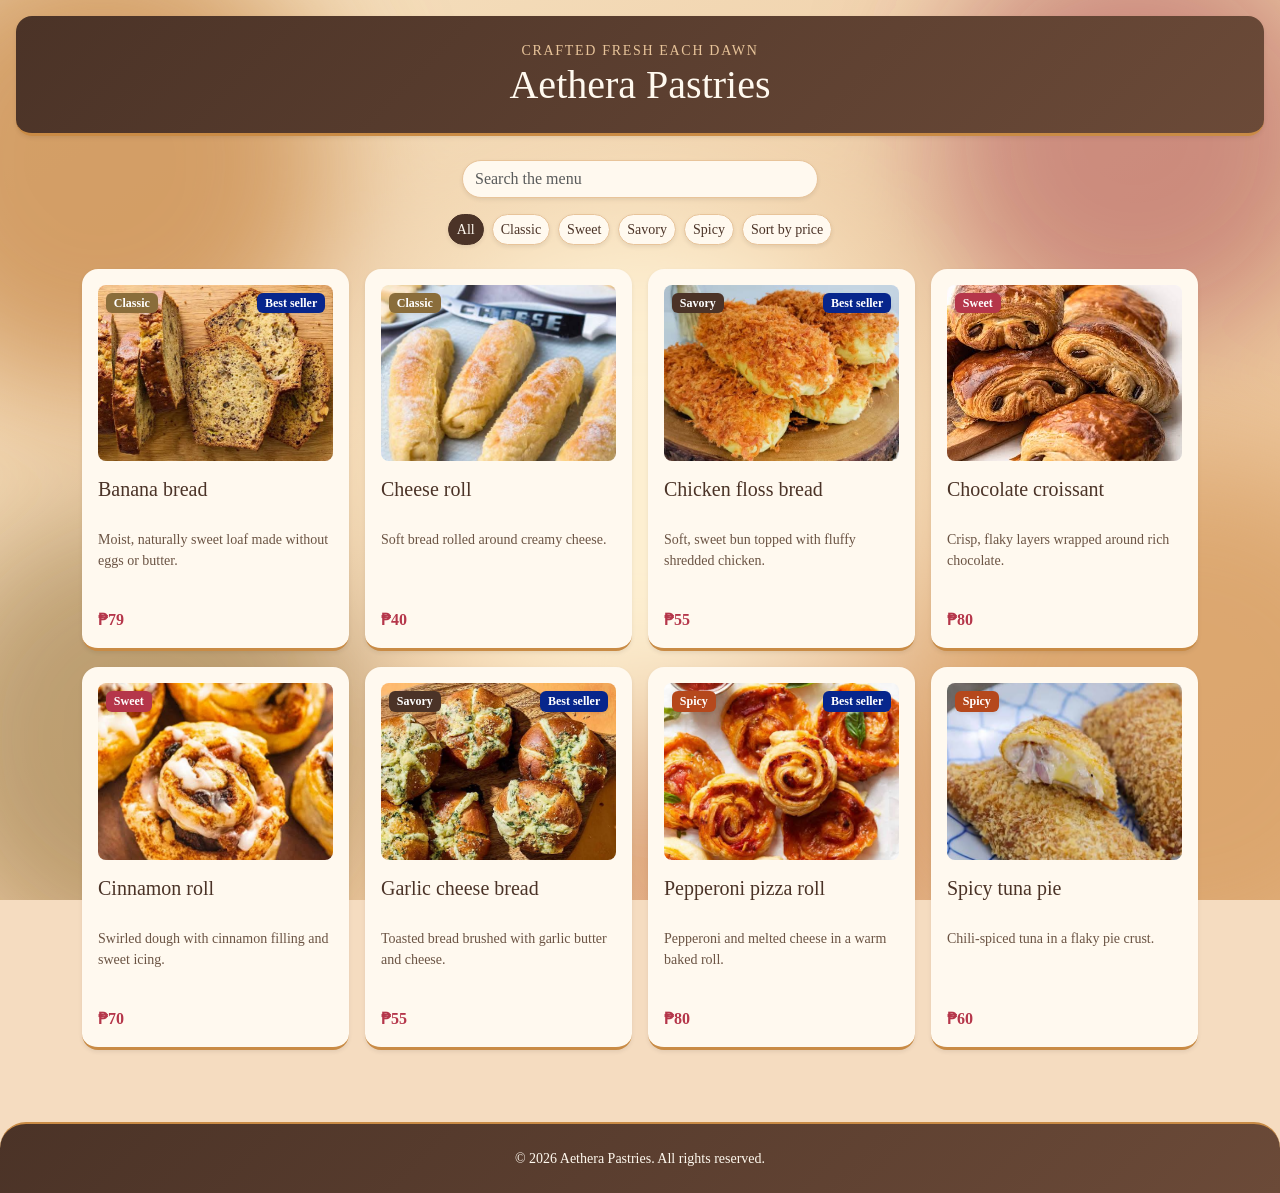
<file: Activity2/json.html>
<!doctype html>
<html lang="en" data-bs-theme="light">

<head>
    <title>Aethera Pastries</title>
    <meta charset="utf-8"/>
    <meta name="viewport" content="width=device-width, initial-scale=1"/>
    <link rel="icon" type="image/svg+xml" href="assets/img/Group13.svg">
    <link href="https://cdn.jsdelivr.net/npm/bootstrap@5.3.8/dist/css/bootstrap.min.css" rel="stylesheet"
        integrity="sha384-sRIl4kxILFvY47J16cr9ZwB07vP4J8+LH7qKQnuqkuIAvNWLzeN8tE5YBujZqJLB" crossorigin="anonymous" />
    <style>
        :root {
            --espresso: #4B3327;
            --caramel: #C98B45;
            --wheat: #E8C49A;
            --cream: #FFF9EF;
            --peach: #F5DCC0;
            --berry: #B5364A;
            --muted: #6B5444;
        }

        body {
            color: var(--espresso);
            font-family: Georgia, "Times New Roman", serif;
            background: url("assets/img/bg.svg") center / cover fixed, var(--peach);
        }

        .brown-bar {
            background: linear-gradient(135deg, var(--espresso), #6b4a38);
            color: var(--cream);
            border-bottom: 3px solid var(--caramel);
        }

        .cream {
            background: var(--cream);
            color: var(--espresso);
            border: 1px solid var(--wheat);
        }

        .btn.cream:hover {
            background: var(--peach);
            color: var(--espresso);
            border-color: var(--caramel);
        }

        .btn.cream.active {
            background: var(--espresso);
            color: var(--cream);
            border-color: var(--espresso);
        }

        .form-control.cream:focus {
            background: var(--cream);
            color: var(--espresso);
            border-color: var(--caramel);
            box-shadow: 0 0 0 .25rem rgba(201, 139, 69, .25);
        }

        .product-card {
            background: var(--cream);
            color: var(--espresso);
            border: 0;
            border-bottom: 3px solid var(--caramel);
        }

        .price {
            color: var(--berry);
        }

        .tag-classic {
            background: #8a6d3b;
        }

        .tag-sweet {
            background: var(--berry);
        }

        .tag-savory {
            background: var(--espresso);
        }

        .tag-spicy {
            background: #b5481c;
        }

        .tag-bestseller {
            background: #07268c;
        }

        .name,
        .info {
            display: -webkit-box;
            -webkit-box-orient: vertical;
            overflow: hidden;
        }

        .name {
            -webkit-line-clamp: 2;
            line-clamp: 2;
            min-height: 2.4em;
            line-height: 1.2;
        }

        .info {
            -webkit-line-clamp: 3;
            line-clamp: 3;
            min-height: 4.5em;
            line-height: 1.5;
            color: var(--muted);
        }

        @media (max-width: 380px) {
            #parent>* {
                flex: 0 0 100%;
                max-width: 100%;
            }
        }
    </style>
</head>

<body id="top" class="d-flex flex-column min-vh-100">

    <div class="px-3 pt-3">
        <header class="brown-bar text-center rounded-4 shadow-sm p-4">
            <div class="small text-uppercase" style="color: var(--wheat); letter-spacing: .12em;">Crafted fresh each
                dawn</div>
            <h1 class="mb-0">Aethera Pastries</h1>
        </header>
    </div>

    <main class="container flex-grow-1 py-4">
        <div class="row justify-content-center mb-3">
            <div class="col-12 col-sm-8 col-md-6 col-lg-4">
                <input id="search" type="search" class="form-control cream rounded-pill shadow-sm"
                    placeholder="Search the menu" aria-label="Search the menu" />
            </div>
        </div>

        <div id="filters" class="d-flex flex-wrap justify-content-center gap-2 mb-4"></div>
        <div id="status" class="visually-hidden" aria-live="polite"></div>

        <div id="parent" class="row g-3"></div>
    </main>

    <footer class="brown-bar border-bottom-0 border-top border-2 mt-5 py-4"
        style="border-top-color: var(--caramel) !important; border-radius: 26px 26px 0 0;">
        <div class="container">
            <div class="text-center small">
                &copy; 2026 Aethera Pastries. All rights reserved.
            </div>
        </div>
    </footer>

    <script src="https://cdn.jsdelivr.net/npm/bootstrap@5.3.8/dist/js/bootstrap.bundle.min.js"
        integrity="sha384-FKyoEForCGlyvwx9Hj09JcYn3nv7wiPVlz7YYwJrWVcXK/BmnVDxM+D2scQbITxI"
        crossorigin="anonymous"></script>
    <script>
    const folder = "assets/img/", $ = id => document.getElementById(id);
        const menu = [
            {
                category: "Classic", products: [
                    {
                        name: "Cheese roll",
                        price: 40,
                        image: "cheeseroll.jpeg",
                        info: "Soft bread rolled around creamy cheese."
                    },
                    {
                        name: "Banana bread",
                        price: 79,
                        image: "bananabread.jpeg",
                        info: "Moist, naturally sweet loaf made without eggs or butter.",
                        bestSeller: true
                    },
                ]
            },
            {
                category: "Sweet", products: [
                    {
                        name: "Chocolate croissant",
                        price: 80,
                        image: "chocolatecroissant.jpeg",
                        info: "Crisp, flaky layers wrapped around rich chocolate."
                    },
                    {
                        name: "Cinnamon roll",
                        price: 70,
                        image: "cinnamonroll.jpeg",
                        info: "Swirled dough with cinnamon filling and sweet icing."
                    },
                ]
            },
            {
                category: "Savory", products: [
                    {
                        name: "Chicken floss bread",
                        price: 55,
                        image: "chickenfloss.jpeg",
                        info: "Soft, sweet bun topped with fluffy shredded chicken.",
                        bestSeller: true
                    },
                    {
                        name: "Garlic cheese bread",
                        price: 55,
                        image: "garlicbread.jpeg",
                        info: "Toasted bread brushed with garlic butter and cheese.",
                        bestSeller: true
                    },
                ]
            },
            {
                category: "Spicy", products: [
                    {
                        name: "Spicy tuna pie",
                        price: 60,
                        image: "spicytunapie.jpeg",
                        info: "Chili-spiced tuna in a flaky pie crust."
                    },
                    {
                        name: "Pepperoni pizza roll",
                        price: 80,
                        image: "pizzaroll.jpeg",
                        info: "Pepperoni and melted cheese in a warm baked roll.",
                        bestSeller: true
                    },
                ]
            },
        ];

          const products = menu.flatMap(m => m.products.map(p => ({ ...p, category: m.category })));
            const sortLabels = { az: "Sort by price", low: "Price: ↑", high: "Price: ↓" };
            let cat = "All", query = "", sort = "az";

            const button = (attrs, on, text) =>
                `<button type="button" class="btn btn-sm rounded-pill shadow-sm cream ${on ? "active" : ""}" ${attrs}>${text}</button>`;

            const card = p => `
        <div class="col-6 col-lg-3">
          <div class="card product-card h-100 p-2 p-md-3 shadow-sm rounded-4">
            <div class="position-relative mb-2 mb-md-3">
              <div class="ratio ratio-4x3 rounded-3 overflow-hidden bg-light">
                <img src="${folder + p.image}" alt="${p.name}" class="object-fit-cover" loading="lazy" />
              </div>
              <span class="position-absolute top-0 start-0 m-2 badge shadow-sm tag-${p.category.toLowerCase()}">${p.category}</span>
              ${p.bestSeller ? `<span class="position-absolute top-0 end-0 m-2 badge shadow-sm tag-bestseller">Best seller</span>` : ""}
            </div>
            <div class="h5 name mb-1">${p.name}</div>
            <div class="small info flex-grow-1">${p.info}</div>
            <div class="price fw-bold mt-2 mt-md-3">₱${p.price.toLocaleString("en-PH")}</div>
          </div>
        </div>`;

            function render() {
                $("filters").innerHTML =
                    ["All", ...menu.map(m => m.category)].map(c => button(`data-category="${c}" aria-pressed="${c === cat}"`, c === cat, c)).join("")
                    + button(`data-price="1" aria-label="Sort by price"`, sort !== "az", sortLabels[sort]);

                const q = query.trim().toLowerCase(), dir = sort === "high" ? -1 : 1;
                const list = products
                    .filter(p => (cat === "All" || p.category === cat) && `${p.name} ${p.info}`.toLowerCase().includes(q))
                    .sort((a, b) => (sort === "az" ? 0 : (a.price - b.price) * dir) || a.name.localeCompare(b.name));

                $("parent").innerHTML = list.map(card).join("") ||
                    `<p class="col-12 text-center py-5 h5">Nothing matches "${q.replace(/</g, "&lt;")}"</p>`;
                $("status").textContent = `${list.length} shown`;
            }

            $("filters").onclick = e => {
                const b = e.target.closest("button");
                if (!b) return;
                b.dataset.price ? sort = sort === "low" ? "high" : "low" : cat = b.dataset.category;
                render();
            };
            $("search").oninput = e => { query = e.target.value; render(); };

            render();
        </script>
    </body>
    
    </html>
</file>
<file: midterm_project/assets/css/style.css>
:root {
  --color-ink: #0A0E17;
  --color-navy: #172338;
  --color-orange: #F08A24;
  --color-orange-light: #F7A445;
  --color-red: #C23B32;
  --color-blue: #6FA8DC;
  --color-earth: #7A5A3C;

  --bs-warning-rgb: 240, 138, 36;
  --bs-dark-rgb: 10, 14, 23;
  --bs-white-rgb: 245, 239, 230;
}

html {
  scrollbar-color: var(--color-earth) var(--color-ink);
  scrollbar-gutter: stable;
}

body {
  background:
    radial-gradient(circle at 10% 15%, rgba(240, 138, 36, .22), transparent 38%),
    radial-gradient(circle at 92% 92%, rgba(194, 59, 50, .16), transparent 42%),
    radial-gradient(circle at 55% 45%, var(--color-navy), transparent 62%),
    var(--color-ink);
  background-attachment: fixed;
}

::selection {
  background: var(--color-orange);
  color: var(--color-ink);
}

:focus-visible {
  outline: 2px solid var(--color-blue);
  outline-offset: 2px;
}

option,
optgroup {
  background: var(--color-navy);
  color: #fff;
}

.btn.bg-warning:hover {
  background-color: var(--color-orange-light) !important;
}

.glass {
  position: relative;
  background: linear-gradient(135deg, rgba(255, 255, 255, .12), rgba(255, 255, 255, .04));
  border: 1px solid rgba(255, 255, 255, .14);
  box-shadow: inset 0 1px 0 rgba(255, 255, 255, .22), inset 0 -1px 0 rgba(0, 0, 0, .18), 0 12px 32px rgba(0, 0, 0, .28);
  -webkit-backdrop-filter: blur(18px) saturate(1.5);
  backdrop-filter: blur(18px) saturate(1.5);
}

.glass::before {
  content: "";
  position: absolute;
  inset: 0;
  z-index: -1;
  border-radius: inherit;
  pointer-events: none;
  background: radial-gradient(120% 80% at 0% 0%, rgba(255, 255, 255, .14), transparent 55%);
}

#heroSlideshow img {
  opacity: 0;
  z-index: 0;
  transition: opacity 1.2s cubic-bezier(.55, 0, .75, 1);
  will-change: opacity;
  backface-visibility: hidden;
  filter: drop-shadow(0 12px 30px rgba(0, 0, 0, .55));
}

#heroSlideshow img.active {
  opacity: 1;
  z-index: 1;
  transition: opacity 1.2s cubic-bezier(.25, 0, .45, 1);
}

.character-card {
  transition: transform .2s ease, border-color .2s ease, box-shadow .2s ease;
  animation: enter .5s ease backwards;
}

.character-card:hover {
  transform: translateY(-3px);
  border-color: rgba(var(--bs-warning-rgb), .7) !important;
  box-shadow: 0 .75rem 2rem rgba(var(--bs-warning-rgb), .18) !important;
}

.card-name {
  display: -webkit-box;
  -webkit-box-orient: vertical;
  -webkit-line-clamp: 2;
  overflow: hidden;
  min-height: 2.5em;
  line-height: 1.25;
  overflow-wrap: anywhere;
}

.detail-grid:not(:has(> section:not([hidden]))) {
  max-width: 26rem;
  margin-inline: auto;
}

@media (min-width: 992px) {
  .detail-grid:has(> section:not([hidden])) {
    grid-template-columns: minmax(0, 5fr) minmax(0, 7fr);
    grid-template-rows: auto 1fr;
  }

  .detail-grid>article {
    grid-row: 1 / span 2;
  }
}

#loadingScreen:not(.show) {
  visibility: hidden;
  pointer-events: none;
}

#loadingScreen>* {
  animation: enter 1.2s ease both;
  transition: transform .9s ease, filter .9s ease;
}

#loadingScreen:not(.show)>* {
  transform: scale(1.06);
  filter: blur(4px);
}

main:not(.invisible) {
  animation: enter .7s ease both;
}

@keyframes enter {
  from {
    opacity: 0;
    transform: translateY(10px) scale(.98);
  }

  to {
    opacity: 1;
    transform: none;
  }
}

@media (prefers-reduced-motion: reduce) {
  .character-card:hover {
    transform: none;
  }

  #loadingScreen>*,
  main:not(.invisible),
  .character-card {
    animation: none;
  }
}

.explore-btn:hover {
  color: var(--color-ink);
  filter: brightness(1.08);
  transform: translateY(-1px);
  box-shadow: 0 .5rem 1.5rem rgba(var(--bs-warning-rgb), .4) !important;
}

.explore-btn:hover svg {
  transform: translateX(3px);
}

.hero-welcome::after {
  content: "";
  position: absolute;
  inset: 0;
  z-index: -1;
  border-radius: inherit;
  pointer-events: none;
  background: url("../img/konoha-bg.jpg") center / cover no-repeat;
  opacity: .16;
}

#appearanceSelector:empty {
  display: none;
}

@keyframes liveFade {
  from {
    opacity: 0;
  }

  to {
    opacity: 1;
  }
}

#characterGrid.live-fade .character-card {
  animation: liveFade .2s ease both;
}

@media (prefers-reduced-motion: reduce) {
  #characterGrid.live-fade .character-card {
    animation: none;
  }
}
</file>
